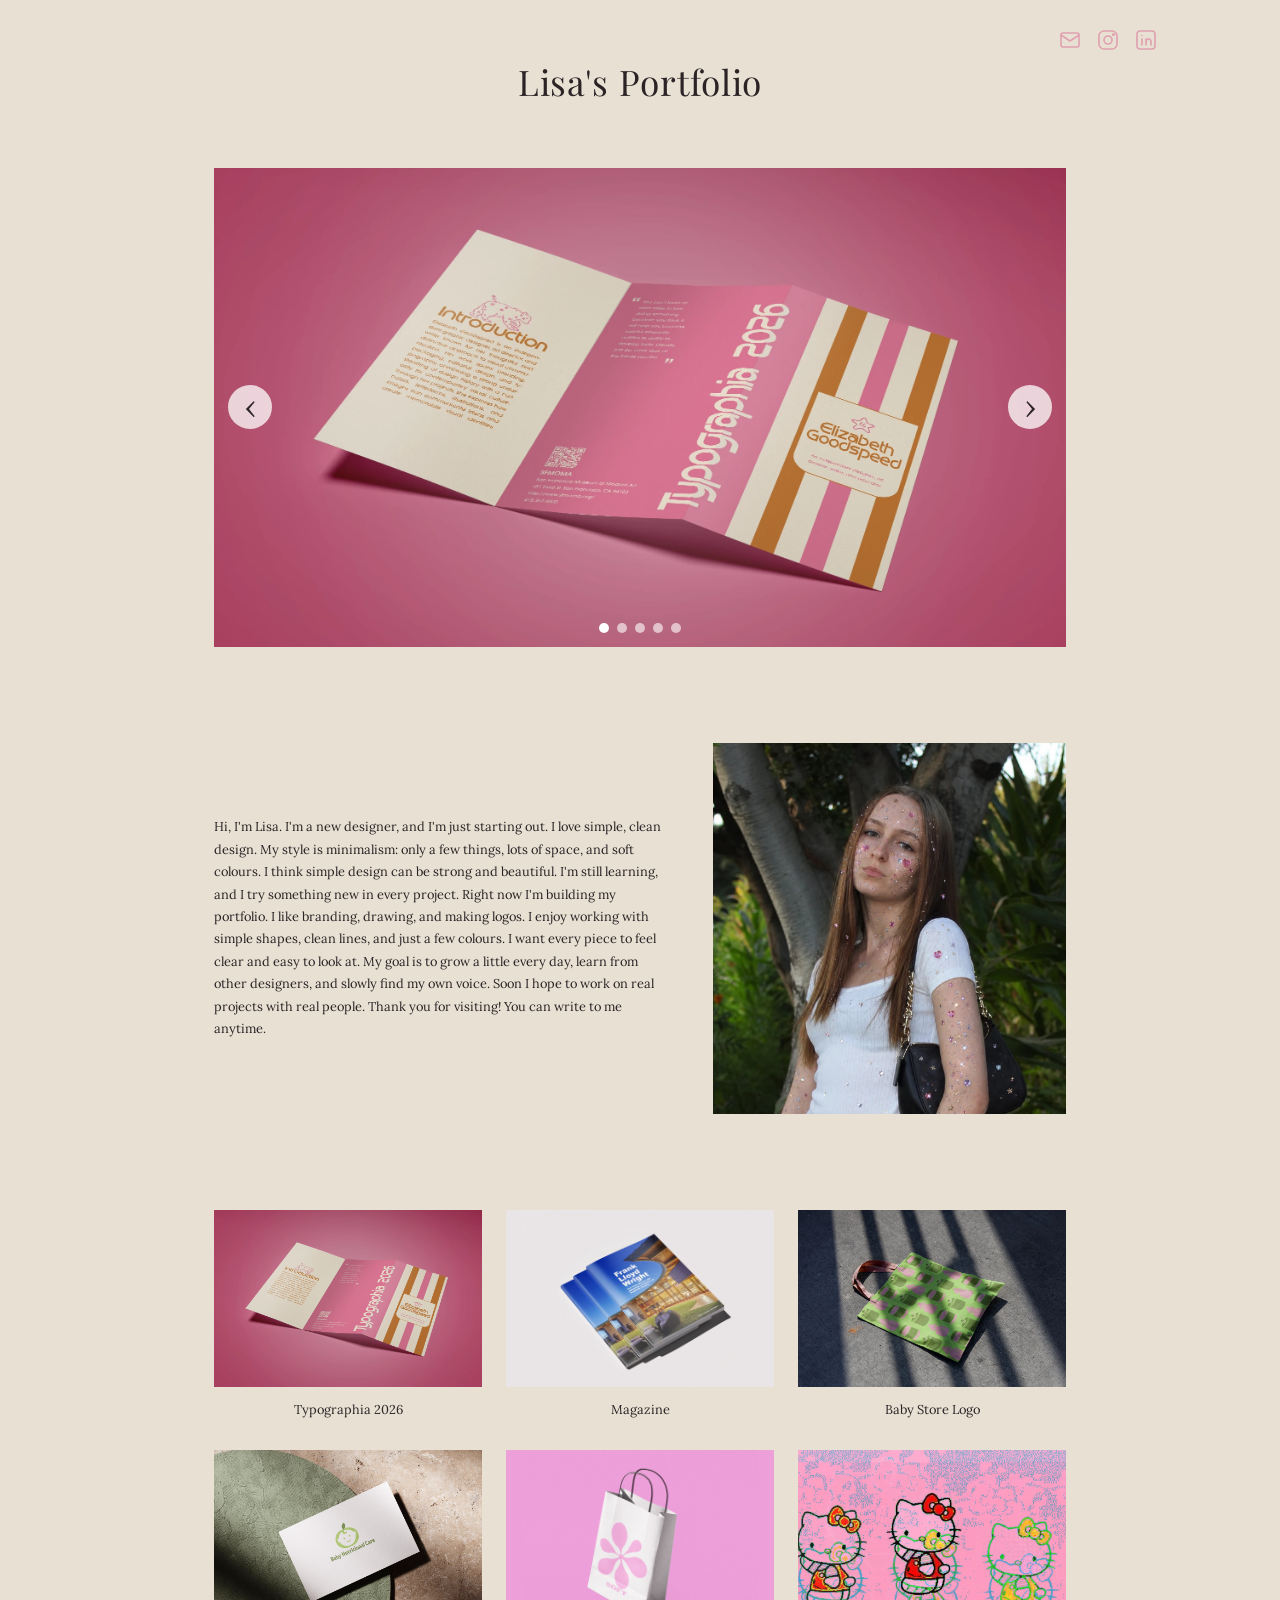
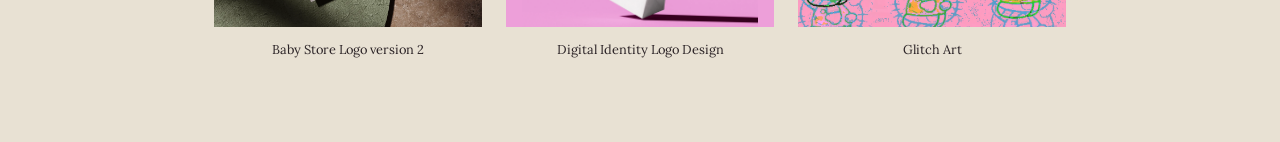
<file: index.html>
<!DOCTYPE html>
<html lang="en">
<head>
  <meta charset="utf-8">
  <meta name="viewport" content="width=device-width, initial-scale=1">
  <title>Lisa's Portfolio — Art & Design</title>
  <meta name="description" content="Art and design portfolio.">
  <link rel="preconnect" href="https://fonts.googleapis.com">
  <link rel="preconnect" href="https://fonts.gstatic.com" crossorigin>
  <link href="https://fonts.googleapis.com/css2?family=Lora:wght@400;500&family=Playfair+Display:wght@400;500&display=swap" rel="stylesheet">
  <link rel="stylesheet" href="css/style.css">
</head>
<body>
  <header id="site-header"></header>

  <main>
    <section id="slideshow" aria-label="Slideshow of my work"></section>

    <section class="about" id="about">
      <p id="about-text"></p>
      <div id="about-photo"></div>
    </section>

    <section class="grid" id="grid" aria-label="Projects"></section>
  </main>

  <script src="js/data.js"></script>
  <script src="js/main.js"></script>
</body>
</html>
</file>
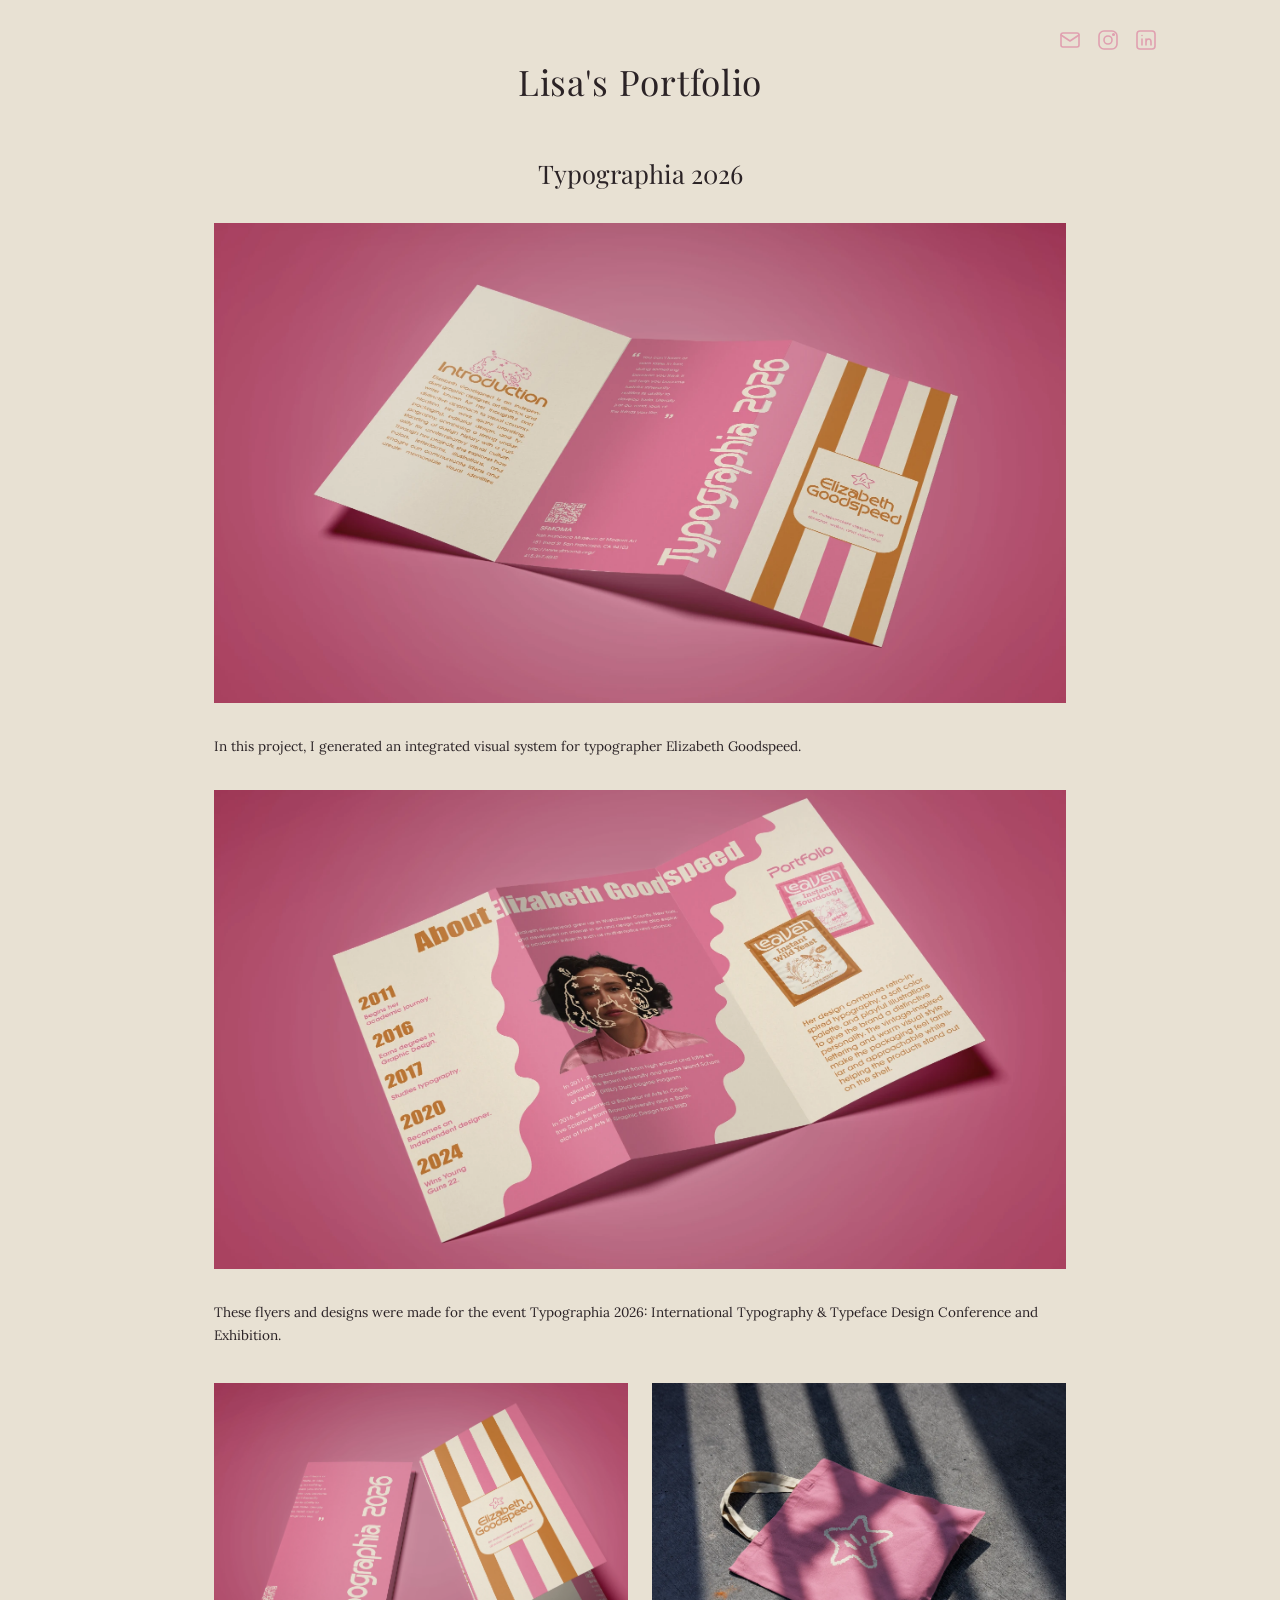
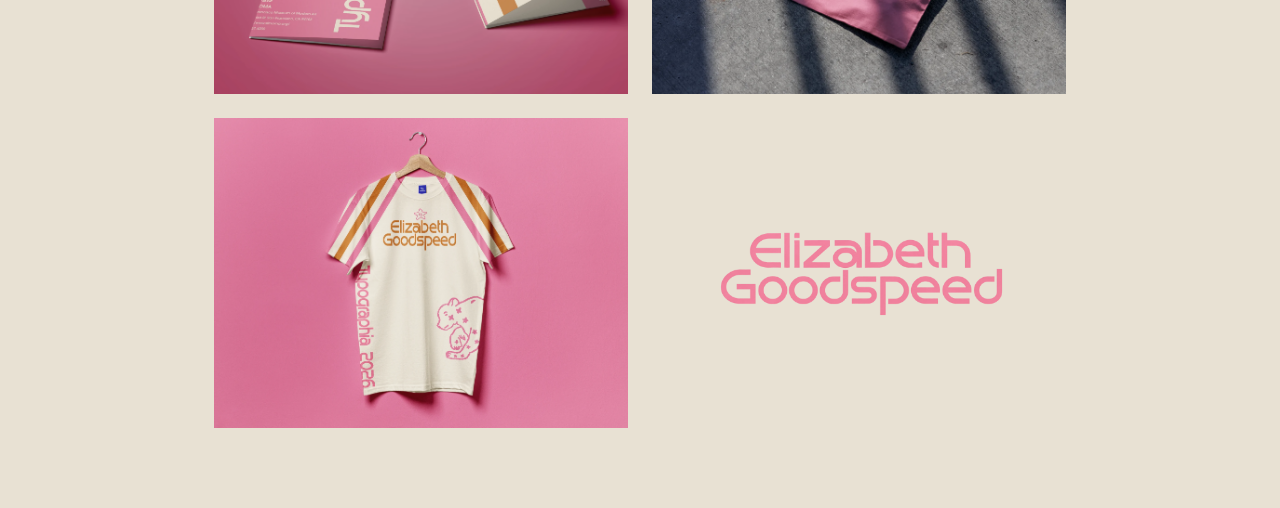
<file: project.html>
<!DOCTYPE html>
<html lang="en">
<head>
  <meta charset="utf-8">
  <meta name="viewport" content="width=device-width, initial-scale=1">
  <title>Project — Lisa's Portfolio</title>
  <link rel="preconnect" href="https://fonts.googleapis.com">
  <link rel="preconnect" href="https://fonts.gstatic.com" crossorigin>
  <link href="https://fonts.googleapis.com/css2?family=Lora:wght@400;500&family=Playfair+Display:wght@400;500&display=swap" rel="stylesheet">
  <link rel="stylesheet" href="css/style.css">
</head>
<body class="project-page">
  <header id="site-header"></header>

  <main id="project"></main>

  <script src="js/data.js"></script>
  <script src="js/main.js"></script>
</body>
</html>
</file>
<file: css/style.css>
:root {
  --pink: #e0a0b0;
  --pink-deep: #c97b92;
  --blush: #f7e6ea;
  --ink: #2b2326;
  --white: #fff;
  --beige: #e8e1d3;
  --serif-head: "Playfair Display", Georgia, serif;
  --serif-body: "Lora", Georgia, serif;
  --max: 900px;
}

* { box-sizing: border-box; margin: 0; padding: 0; }

body {
  font-family: var(--serif-body);
  color: var(--ink);
  background: var(--beige);
  line-height: 1.7;
  -webkit-font-smoothing: antialiased;
}

a { color: inherit; text-decoration: none; }
img { display: block; width: 100%; height: 100%; object-fit: cover; }
button { font: inherit; color: inherit; background: none; border: 0; cursor: pointer; }

/* Project pages use the pink background */
body.project-page { background: var(--pink); }
body.project-page .menu-btn span { background: var(--white); }
body.project-page .socials { color: var(--white); }

/* project pages with a light background (white, beige or soft grey) */
body.project-page.light { background: var(--white); }
body.project-page.beige { background: var(--beige); }
body.project-page.grey { background: #e9e4e5; }
/* warm sand beige taken from the second Glitch Art photo */
body.project-page.sand { background: #f1e6d1; }
body.project-page:is(.light, .beige, .grey, .sand) .menu-btn span { background: var(--pink); }
body.project-page:is(.light, .beige, .grey, .sand) .socials { color: var(--pink); }
body.project-page:is(.light, .beige, .grey, .sand) .project-title { color: var(--ink); }

/* ---------- Header ---------- */
#site-header {
  position: relative;
  display: grid;
  grid-template-columns: 1fr auto 1fr;
  align-items: start;
  padding: 28px 32px 0;
  max-width: 1100px;
  margin: 0 auto;
}
.menu-btn {
  grid-column: 1; justify-self: start;
  width: 36px; height: 28px;
  display: flex; flex-direction: column; justify-content: space-between;
  padding: 4px 0;
}
.menu-btn span { display: block; height: 3px; border-radius: 3px; background: var(--pink); }
.socials { grid-column: 3; justify-self: end; display: flex; gap: 14px; color: var(--pink); }
.socials a { width: 24px; height: 24px; transition: transform .2s; }
.socials a:hover { transform: translateY(-2px); }
.site-name {
  grid-column: 2; grid-row: 1;
  font-family: var(--serif-head);
  font-size: clamp(1.6rem, 3vw, 2.2rem);
  letter-spacing: .02em;
  padding-top: 24px;
  text-align: center;
}

/* Drawer menu (projects only) */
.drawer {
  position: fixed; top: 0; left: 0; bottom: 0;
  width: min(300px, 82vw);
  background: var(--blush);
  padding: 80px 32px 32px;
  transform: translateX(-100%);
  transition: transform .3s ease;
  z-index: 20;
  display: flex; flex-direction: column; gap: 10px;
  color: var(--ink);
}
.drawer a { font-family: Arial, Helvetica, sans-serif; font-size: .8rem; }
.drawer a:hover { color: var(--pink-deep); }
.drawer a.drawer-home { margin-bottom: 18px; font-weight: bold; font-size: 1.1rem; }
.drawer-title {
  font-size: .75rem; letter-spacing: .2em; text-transform: uppercase;
  color: var(--pink-deep);
}
.scrim {
  position: fixed; inset: 0;
  background: rgba(43, 35, 38, .35);
  opacity: 0; pointer-events: none;
  transition: opacity .3s; z-index: 10;
}
.menu-open .drawer { transform: none; }
.menu-open .scrim { opacity: 1; pointer-events: auto; }
.menu-btn { position: relative; z-index: 30; }
.menu-open .menu-btn span { background: var(--pink-deep); }

/* ---------- Placeholders ---------- */
.placeholder {
  width: 100%; height: 100%;
  display: grid; place-items: center;
  font-size: .85rem; text-align: center; padding: 8px;
  background: var(--pink);
  color: var(--ink);
}
.frame .placeholder, .project-page .placeholder { background: var(--white); }

/* ---------- Home ---------- */
main { max-width: var(--max); margin: 0 auto; padding: 0 24px 80px; }

#slideshow {
  position: relative;
  aspect-ratio: 16 / 9;
  margin-top: 56px;
  overflow: hidden;
}
.slide { position: absolute; inset: 0; opacity: 0; transition: opacity .8s ease; }
.slide.active { opacity: 1; }
.arrow {
  position: absolute; top: 50%; transform: translateY(-50%);
  width: 44px; height: 44px; border-radius: 50%;
  background: rgba(255, 255, 255, .75);
  font-size: 1.8rem; line-height: 1;
  display: grid; place-items: center;
  transition: background .2s;
}
.arrow:hover { background: var(--white); }
.prev { left: 14px; } .next { right: 14px; }
.dots { position: absolute; bottom: 14px; left: 0; right: 0; display: flex; justify-content: center; gap: 8px; }
.dots button { width: 10px; height: 10px; border-radius: 50%; background: rgba(255, 255, 255, .6); }
.dots button.active { background: var(--white); }

.about {
  display: grid;
  grid-template-columns: 1.3fr 1fr;
  gap: 40px;
  align-items: center;
  margin-top: 96px;
}
.about p { font-size: .8rem; line-height: 1.75; }
#about-photo { aspect-ratio: 1 / 1.05; overflow: hidden; }
#about-photo img { object-position: center 20%; }

.grid {
  display: grid;
  grid-template-columns: repeat(3, 1fr);
  gap: 28px 24px;
  margin-top: 96px;
}
.card { display: block; text-align: center; }
.card-img { aspect-ratio: 1 / .66; overflow: hidden; margin-bottom: 8px; }
.card-img img, .card-img .placeholder { transition: transform .4s ease; }
.card:hover .card-img > * { transform: scale(1.04); }
.card span { font-size: .8rem; }

/* ---------- Project page ---------- */
.project-title {
  font-family: var(--serif-head);
  font-weight: 400;
  font-size: 1.6rem;
  text-align: center;
  color: var(--white);
  margin: 40px 0 28px;
}
.frame { overflow: hidden; background: var(--white); }
.hero { aspect-ratio: 16 / 9; }
.wide { aspect-ratio: 16 / 9; }
.copy { margin: 32px 0; font-size: .85rem; }
/* broken, glitchy text (Glitch Art page) */
.copy.glitch {
  font-family: "Courier New", Courier, monospace;
  letter-spacing: .04em;
  word-break: break-word;
  text-shadow: 1px 0 rgba(255, 45, 149, .65), -1px 0 rgba(0, 200, 255, .65);
}

.gallery { display: grid; grid-template-columns: 1fr 1fr; gap: 24px; margin-top: 36px; }
.gallery .frame { aspect-ratio: 4 / 3; }
/* logos are shown whole instead of cropped */
.gallery img[src*="typographia-logo"] { object-fit: contain; padding: 12%; background: #e8e1d3; }

/* magazine photo is shown whole on its own background colour */
img[src*="magazine-1"], img[src*="magazine-2"] { object-fit: contain; background: #e9e4e5; }
img[src*="magazine-2"] { background: #e5e3e1; }/* magazine slide is shown whole on its own background colour */
img[src*="slide-4"] { object-fit: contain; background: #dedcda; }

/* tall bag photo is shown whole on its own pink background */
img[src*="digital-1"] { object-fit: contain; background: #ed9fd9; }
img[src*="digital-2"] { object-fit: contain; background: #ea9ad5; }
/* logos are shown whole with room around them */
.gallery img[src*="digital-logo"] { object-fit: contain; padding: 10%; }

/* ---------- Mobile ---------- */
@media (max-width: 700px) {
  #site-header { padding: 20px 16px 0; }
  main { padding: 0 16px 56px; }
  #slideshow { margin-top: 40px; }
  .about { grid-template-columns: 1fr; gap: 24px; margin-top: 56px; }
  .grid { grid-template-columns: repeat(2, 1fr); gap: 20px 14px; margin-top: 56px; }
  .gallery { gap: 12px; }
  .socials { gap: 10px; }
}
</file>
